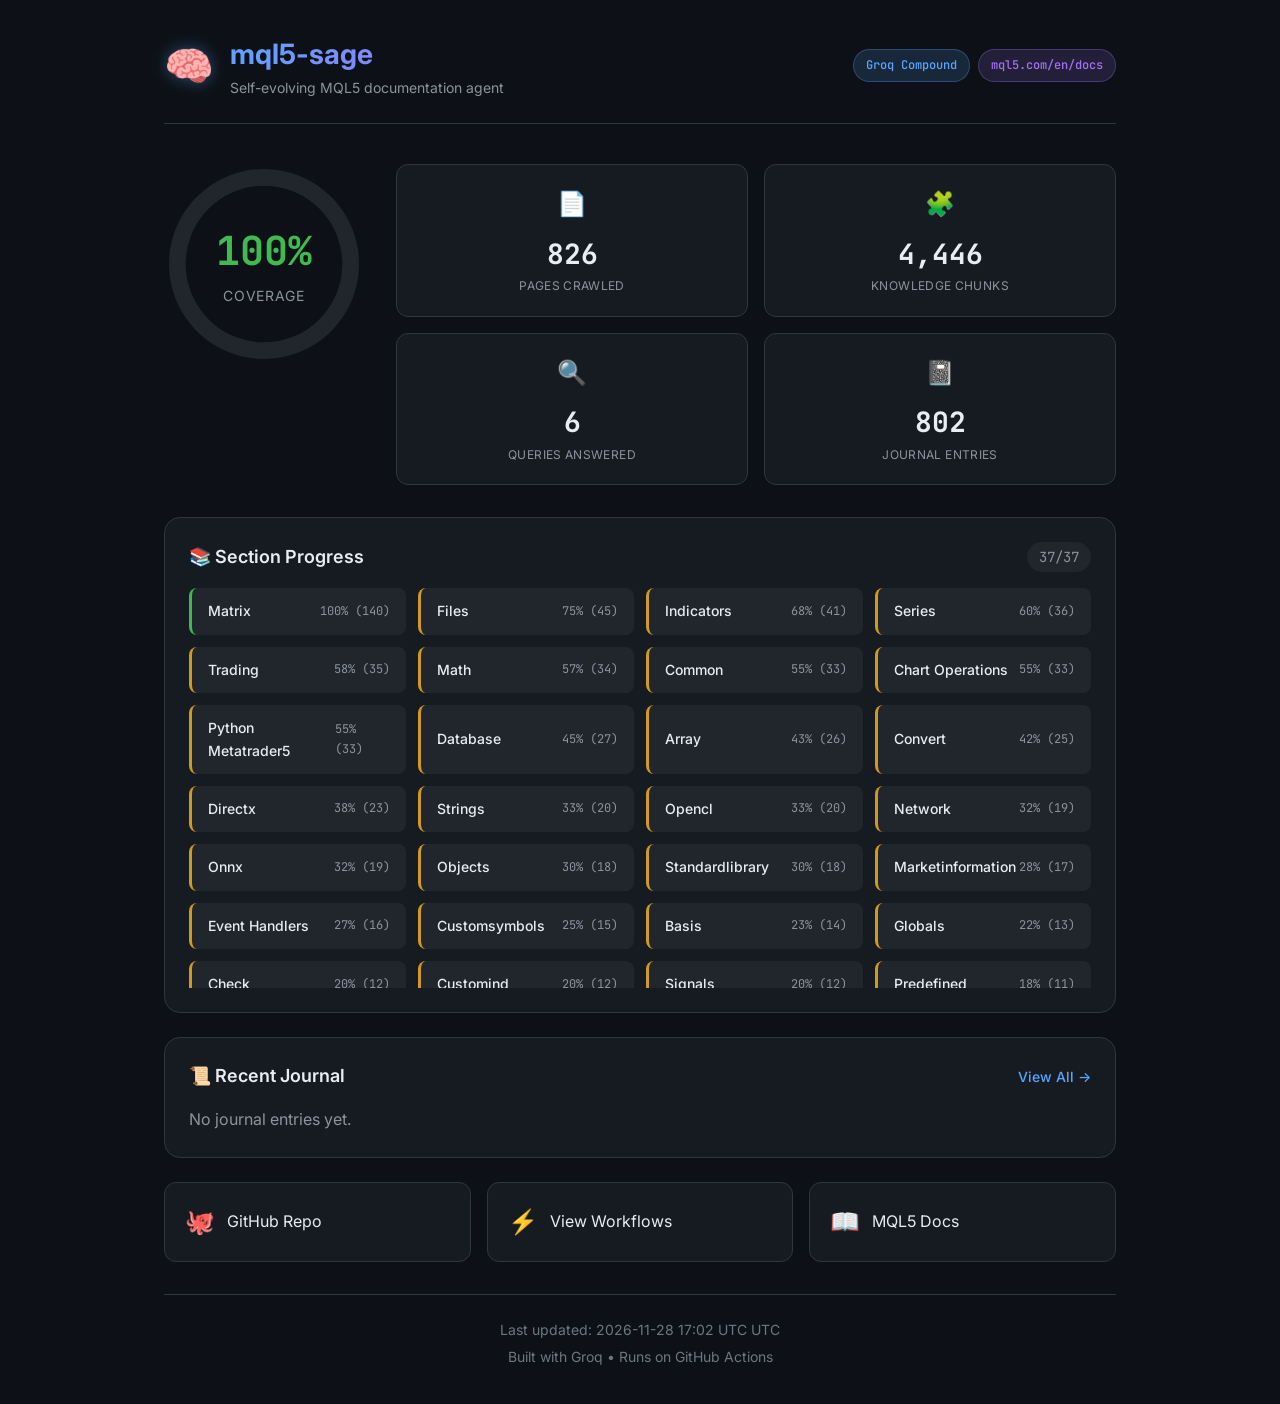
<file: docs/index.html>
<!DOCTYPE html>
<html lang="en">
<head>
    <meta charset="UTF-8">
    <meta name="viewport" content="width=device-width, initial-scale=1.0">
    <title>mql5-sage | Self-Evolving MQL5 Documentation Agent</title>
    <link rel="stylesheet" href="style.css">
    <link rel="preconnect" href="https://fonts.googleapis.com">
    <link rel="preconnect" href="https://fonts.gstatic.com" crossorigin>
    <link href="https://fonts.googleapis.com/css2?family=JetBrains+Mono:wght@400;600&family=Inter:wght@400;500;600;700&display=swap" rel="stylesheet">
</head>
<body>
    <div class="container">
        <header class="header">
            <div class="logo">
                <span class="logo-icon">🧠</span>
                <div>
                    <h1>mql5-sage</h1>
                    <p class="tagline">Self-evolving MQL5 documentation agent</p>
                </div>
            </div>
            <div class="badges">
                <span class="badge model">Groq Compound</span>
                <span class="badge source">mql5.com/en/docs</span>
            </div>
        </header>

        <main>
            <!-- Hero Stats -->
            <section class="hero-stats">
                <div class="coverage-ring">
                    <svg viewBox="0 0 120 120">
                        <circle class="ring-bg" cx="60" cy="60" r="52"/>
                        <circle class="ring-progress" cx="60" cy="60" r="52" stroke-dasharray="327" stroke-dashoffset="327" id="coverageRing"/>
                    </svg>
                    <div class="coverage-text">
                        <span class="coverage-value" id="coveragePct">0%</span>
                        <span class="coverage-label">Coverage</span>
                    </div>
                </div>
                <div class="stats-grid">
                    <div class="stat-card">
                        <span class="stat-icon">📄</span>
                        <span class="stat-value" id="pageCount">0</span>
                        <span class="stat-label">Pages Crawled</span>
                    </div>
                    <div class="stat-card">
                        <span class="stat-icon">🧩</span>
                        <span class="stat-value" id="chunkCount">0</span>
                        <span class="stat-label">Knowledge Chunks</span>
                    </div>
                    <div class="stat-card">
                        <span class="stat-icon">🔍</span>
                        <span class="stat-value" id="queryCount">0</span>
                        <span class="stat-label">Queries Answered</span>
                    </div>
                    <div class="stat-card">
                        <span class="stat-icon">📓</span>
                        <span class="stat-value" id="journalCount">0</span>
                        <span class="stat-label">Journal Entries</span>
                    </div>
                </div>
            </section>

            <!-- Section Progress -->
            <section class="sections-panel">
                <div class="panel-header">
                    <h2>📚 Section Progress</h2>
                    <span class="section-count" id="sectionCount">0/39</span>
                </div>
                <div class="sections-list" id="sectionsList">
                    <!-- Populated by JavaScript -->
                </div>
            </section>

            <!-- Recent Activity -->
            <section class="activity-panel">
                <div class="panel-header">
                    <h2>📜 Recent Journal</h2>
                    <a href="journal.html" class="view-all">View All →</a>
                </div>
                <div class="activity-list" id="activityList">
                    <!-- Populated by JavaScript -->
                </div>
            </section>

            <!-- Quick Links -->
            <section class="quick-links">
                <a href="https://github.com/$(GITHUB_REPOSITORY)" class="link-card" target="_blank">
                    <span class="link-icon">🐙</span>
                    <span>GitHub Repo</span>
                </a>
                <a href="https://github.com/$(GITHUB_REPOSITORY)/actions" class="link-card" target="_blank">
                    <span class="link-icon">⚡</span>
                    <span>View Workflows</span>
                </a>
                <a href="https://mql5.com/en/docs" class="link-card" target="_blank">
                    <span class="link-icon">📖</span>
                    <span>MQL5 Docs</span>
                </a>
            </section>
        </main>

        <footer class="footer">
            <p>Last updated: <span id="lastUpdated">—</span> UTC</p>
            <p>Built with Groq • Runs on GitHub Actions</p>
        </footer>
    </div>

    <script src="app.js"></script>
</body>
</html>
</file>
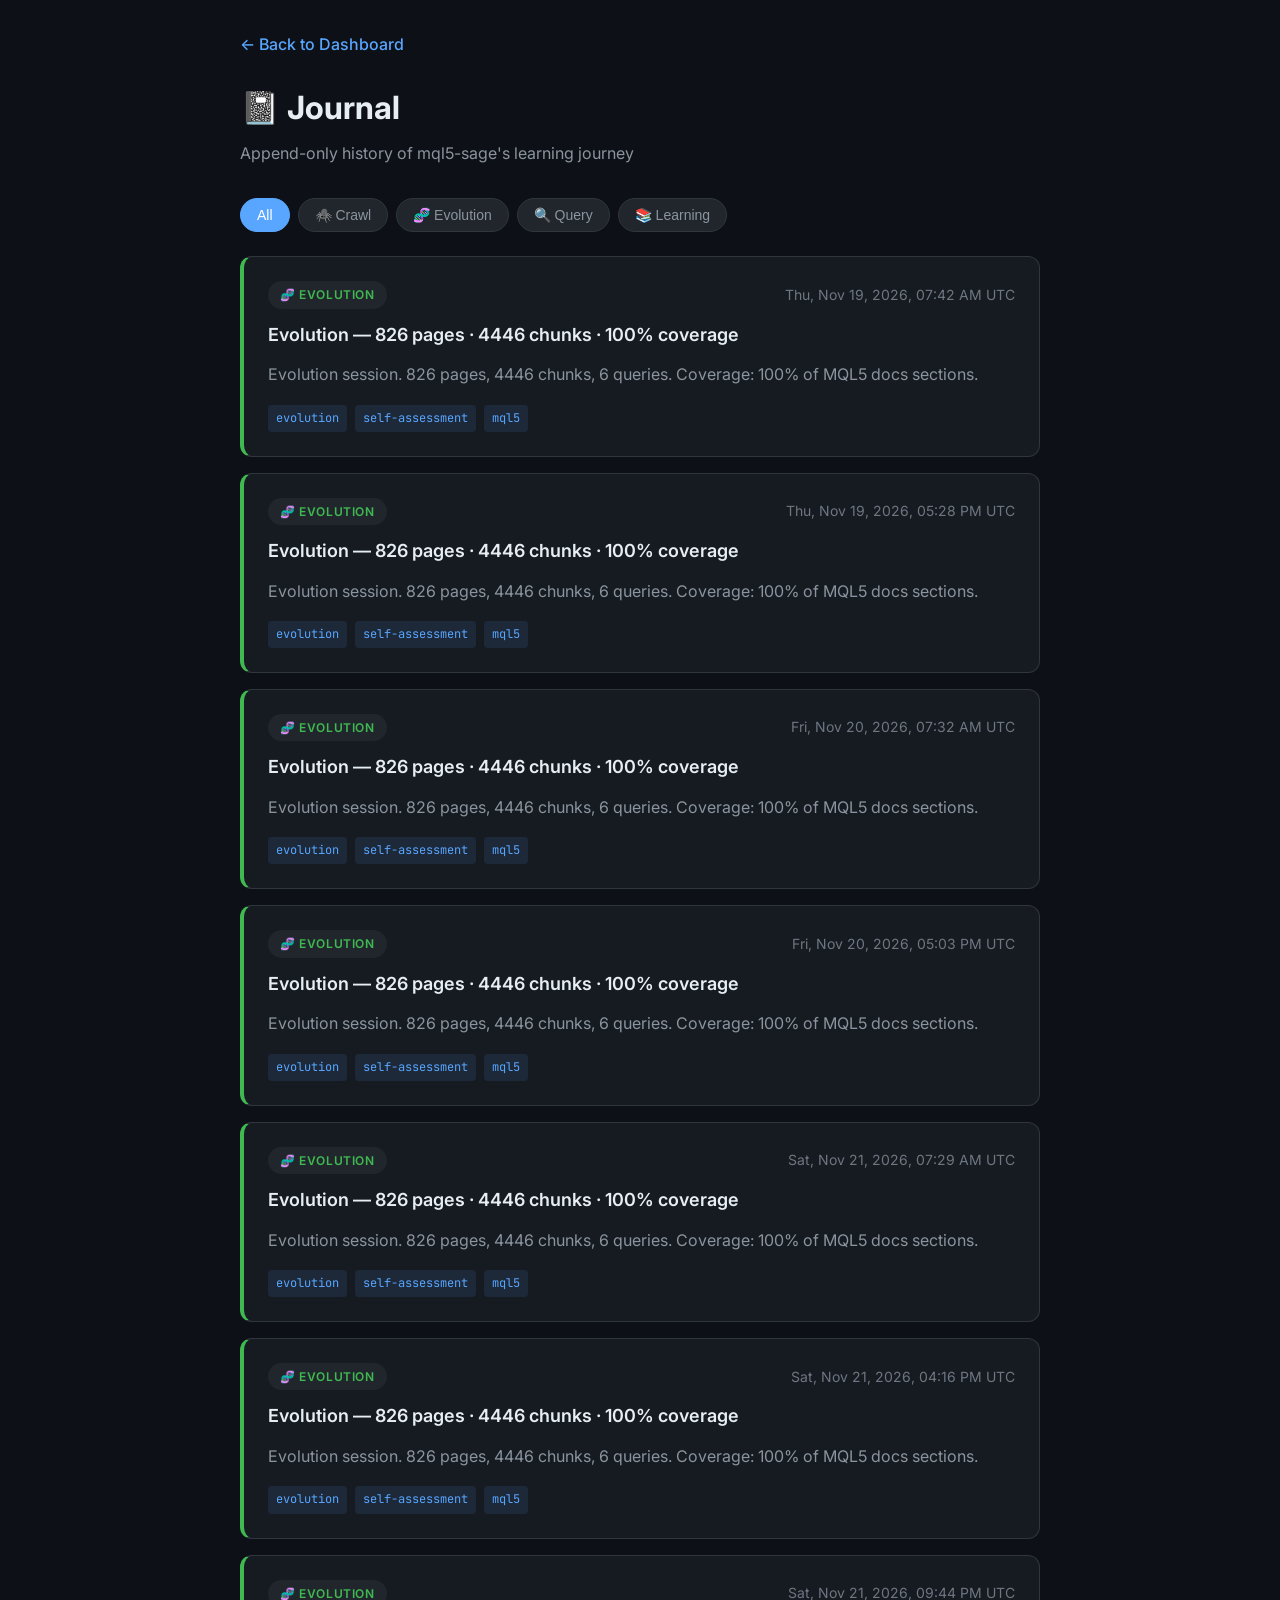
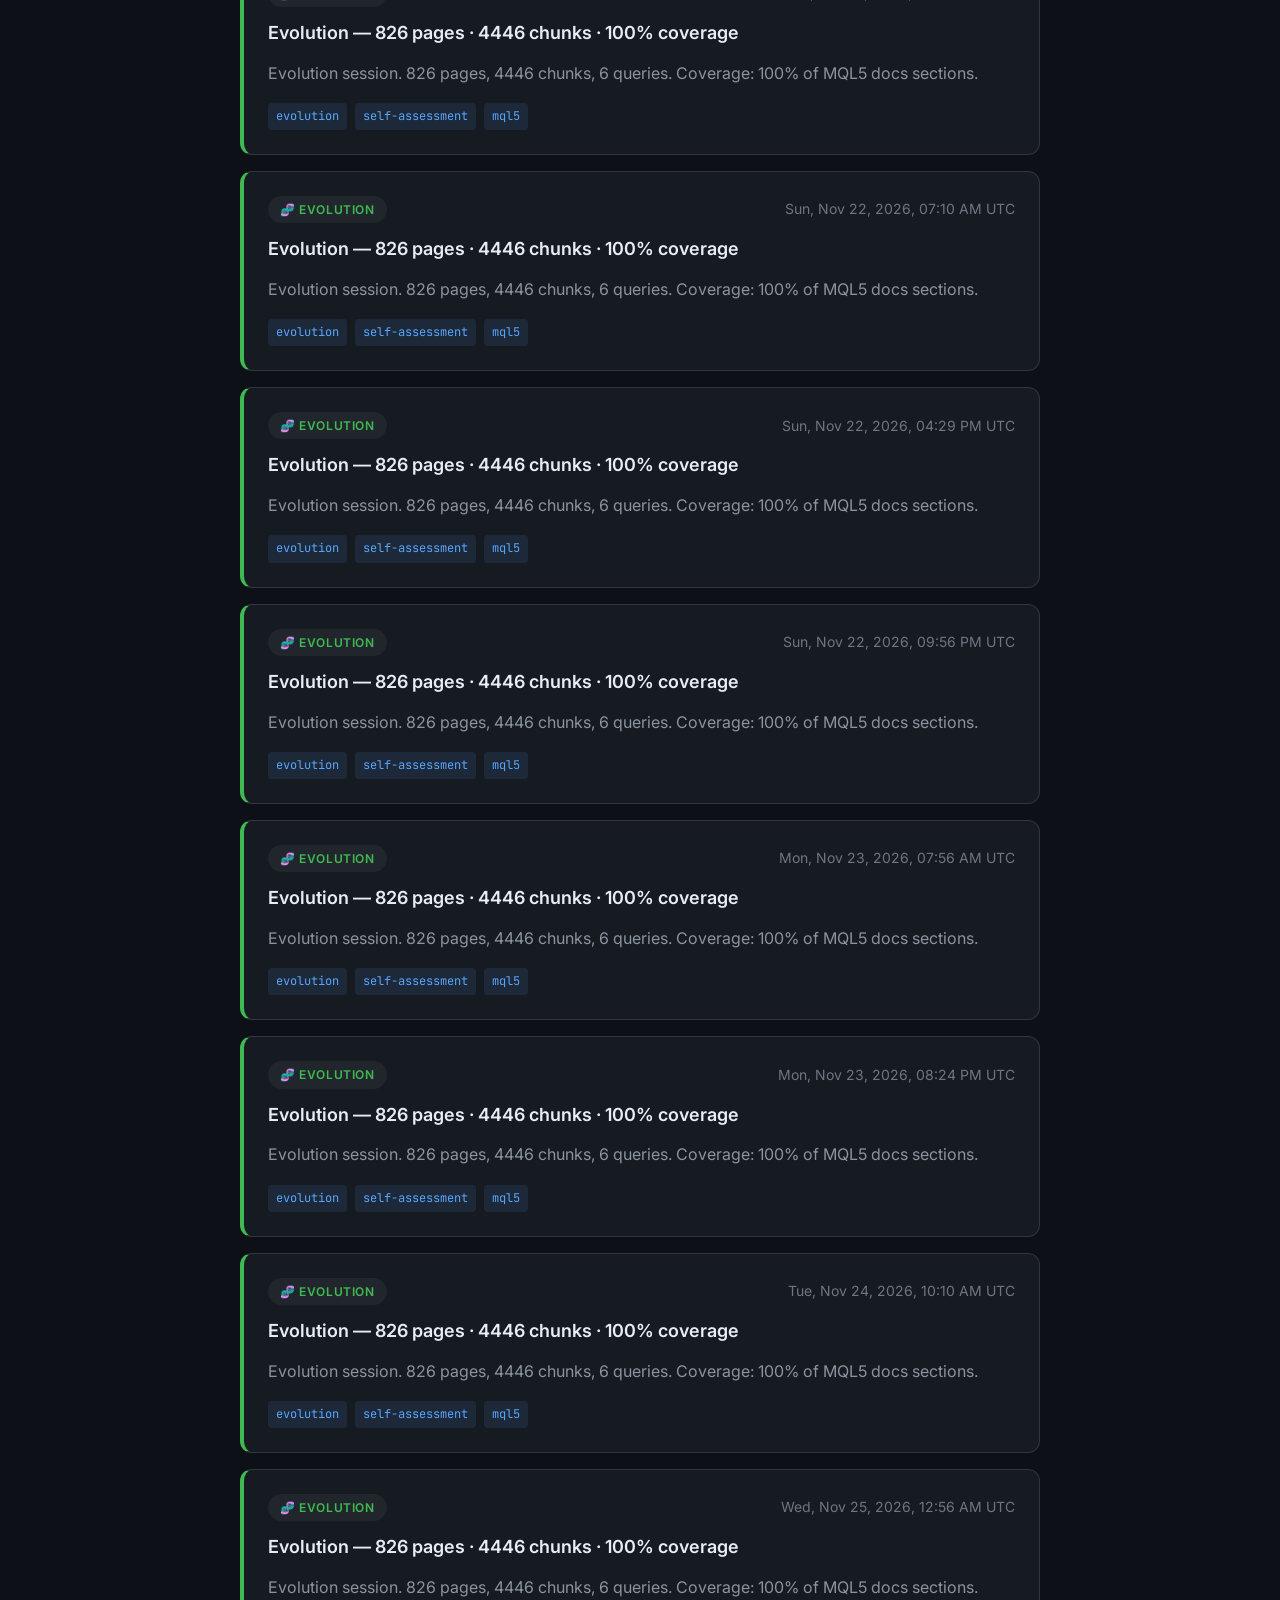
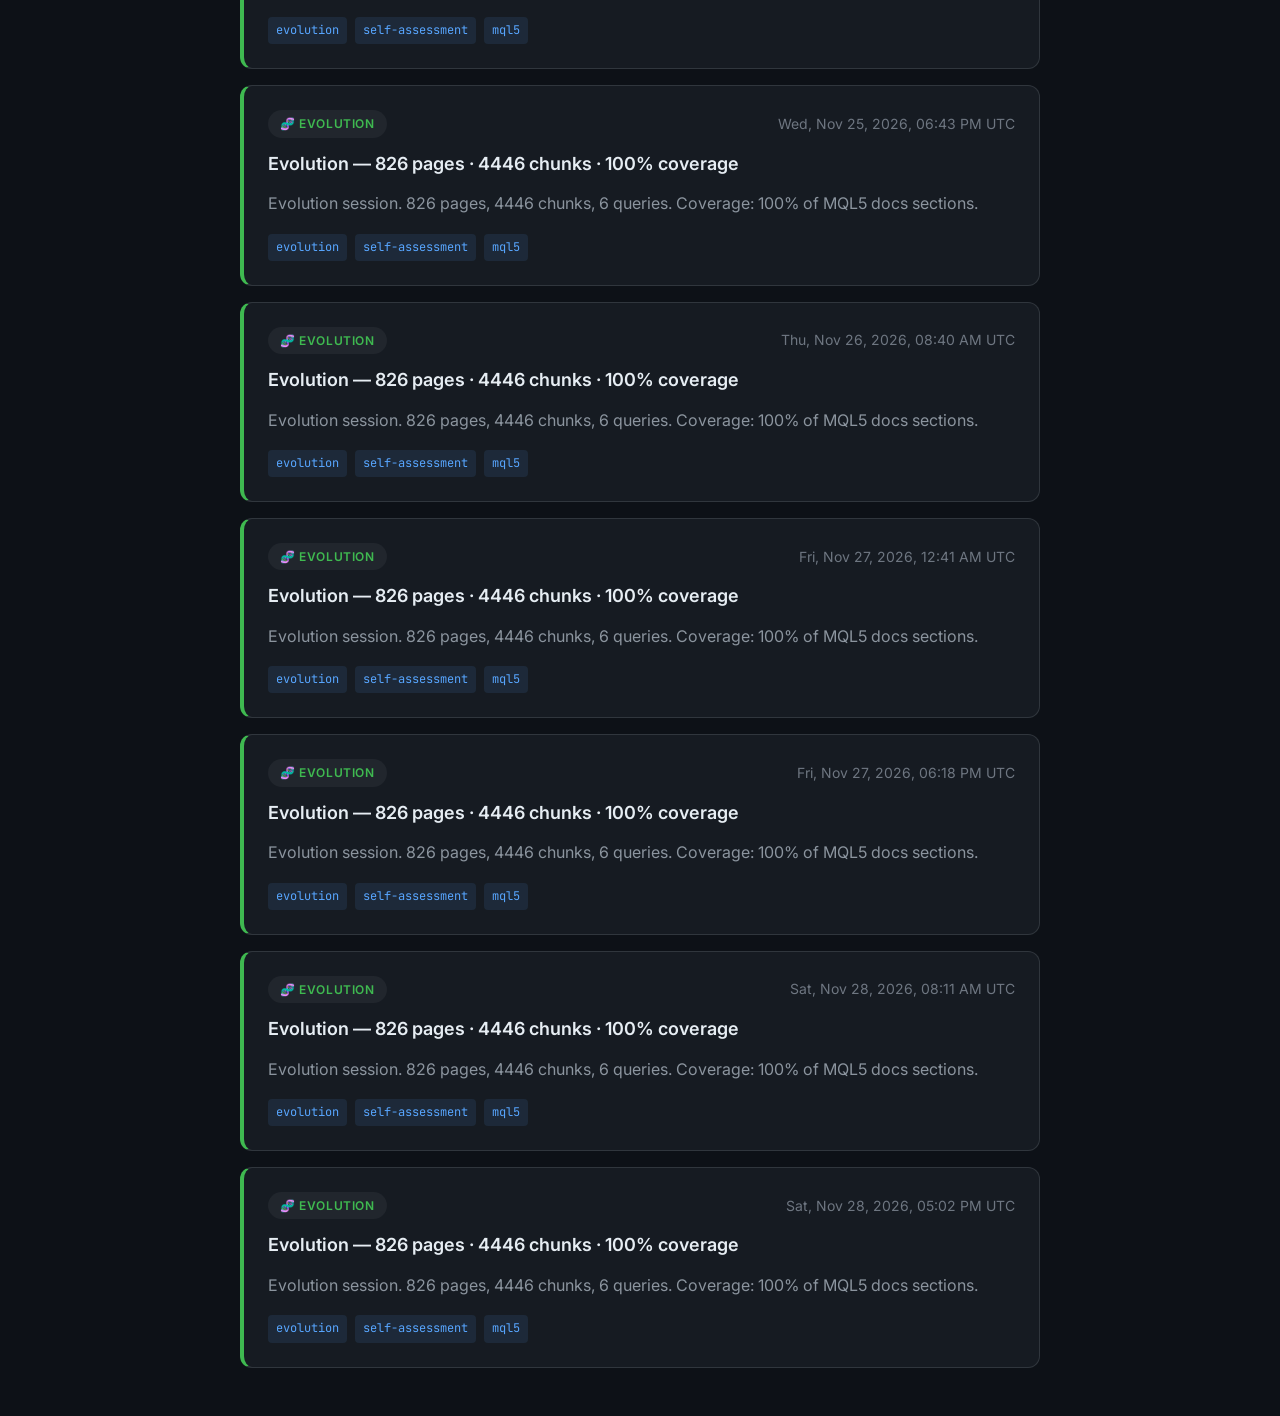
<file: docs/journal.html>
<!DOCTYPE html>
<html lang="en">
<head>
    <meta charset="UTF-8">
    <meta name="viewport" content="width=device-width, initial-scale=1.0">
    <title>Journal | mql5-sage</title>
    <link rel="stylesheet" href="style.css">
    <link rel="preconnect" href="https://fonts.googleapis.com">
    <link rel="preconnect" href="https://fonts.gstatic.com" crossorigin>
    <link href="https://fonts.googleapis.com/css2?family=JetBrains+Mono:wght@400;600&family=Inter:wght@400;500;600;700&display=swap" rel="stylesheet">
    <style>
        .journal-container {
            max-width: 800px;
            margin: 0 auto;
        }
        .journal-header {
            margin-bottom: 2rem;
        }
        .journal-header h1 {
            font-size: 2rem;
            margin-bottom: 0.5rem;
        }
        .journal-header p {
            color: var(--text-secondary);
        }
        .journal-filters {
            display: flex;
            gap: 0.5rem;
            margin-bottom: 1.5rem;
            flex-wrap: wrap;
        }
        .filter-btn {
            background: var(--bg-tertiary);
            border: 1px solid var(--border);
            color: var(--text-secondary);
            padding: 0.5rem 1rem;
            border-radius: 9999px;
            cursor: pointer;
            font-size: 0.875rem;
            transition: all 0.2s;
        }
        .filter-btn:hover, .filter-btn.active {
            background: var(--accent);
            color: white;
            border-color: var(--accent);
        }
        .journal-entry {
            background: var(--bg-secondary);
            border: 1px solid var(--border);
            border-radius: 12px;
            padding: 1.5rem;
            margin-bottom: 1rem;
        }
        .journal-entry.LEARNING { border-left: 4px solid #58a6ff; }
        .journal-entry.QUERY { border-left: 4px solid #a371f7; }
        .journal-entry.EVOLUTION { border-left: 4px solid #3fb950; }
        .journal-entry.CRAWL { border-left: 4px solid #d29922; }
        .journal-entry.MILESTONE { border-left: 4px solid #f85149; }
        .journal-entry.SESSION { border-left: 4px solid #8b949e; }
        .journal-meta {
            display: flex;
            justify-content: space-between;
            align-items: center;
            margin-bottom: 0.75rem;
        }
        .journal-type {
            font-size: 0.75rem;
            font-weight: 600;
            text-transform: uppercase;
            letter-spacing: 0.05em;
            padding: 0.25rem 0.75rem;
            border-radius: 9999px;
            background: var(--bg-tertiary);
        }
        .journal-entry.LEARNING .journal-type { color: #58a6ff; }
        .journal-entry.QUERY .journal-type { color: #a371f7; }
        .journal-entry.EVOLUTION .journal-type { color: #3fb950; }
        .journal-entry.CRAWL .journal-type { color: #d29922; }
        .journal-entry.MILESTONE .journal-type { color: #f85149; }
        .journal-date {
            color: var(--text-muted);
            font-size: 0.875rem;
        }
        .journal-title {
            font-size: 1.125rem;
            font-weight: 600;
            margin-bottom: 0.75rem;
        }
        .journal-body {
            color: var(--text-secondary);
            line-height: 1.7;
            white-space: pre-wrap;
        }
        .journal-tags {
            margin-top: 1rem;
            display: flex;
            gap: 0.5rem;
            flex-wrap: wrap;
        }
        .journal-tag {
            font-size: 0.75rem;
            font-family: 'JetBrains Mono', monospace;
            color: var(--accent);
            background: rgba(88, 166, 255, 0.1);
            padding: 0.25rem 0.5rem;
            border-radius: 4px;
        }
        .back-link {
            display: inline-flex;
            align-items: center;
            gap: 0.5rem;
            color: var(--accent);
            text-decoration: none;
            margin-bottom: 1.5rem;
            font-weight: 500;
        }
        .back-link:hover {
            text-decoration: underline;
        }
    </style>
</head>
<body>
    <div class="container">
        <div class="journal-container">
            <a href="index.html" class="back-link">← Back to Dashboard</a>

            <div class="journal-header">
                <h1>📓 Journal</h1>
                <p>Append-only history of mql5-sage's learning journey</p>
            </div>

            <div class="journal-filters" id="filters">
                <button class="filter-btn active" data-filter="all">All</button>
                <button class="filter-btn" data-filter="CRAWL">🕷️ Crawl</button>
                <button class="filter-btn" data-filter="EVOLUTION">🧬 Evolution</button>
                <button class="filter-btn" data-filter="QUERY">🔍 Query</button>
                <button class="filter-btn" data-filter="LEARNING">📚 Learning</button>
            </div>

            <div id="journalEntries">
                <!-- Populated by JavaScript -->
            </div>
        </div>
    </div>

    <script>
        let allEntries = [];

        async function loadJournal() {
            try {
                const response = await fetch('status.json');
                const data = await response.json();
                allEntries = data.journal || [];
                renderJournal(allEntries);
            } catch (error) {
                console.error('Failed to load journal:', error);
            }
        }

        function renderJournal(entries) {
            const container = document.getElementById('journalEntries');

            if (!entries.length) {
                container.innerHTML = '<p style="color: var(--text-secondary);">No journal entries.</p>';
                return;
            }

            const emoji = { LEARNING: '📚', QUERY: '🔍', EVOLUTION: '🧬', CRAWL: '🕷️', MILESTONE: '🏆', SESSION: '💬' };

            container.innerHTML = entries.map(entry => {
                const date = new Date(entry.timestamp).toLocaleDateString('en-US', {
                    weekday: 'short', year: 'numeric', month: 'short', day: 'numeric',
                    hour: '2-digit', minute: '2-digit', timeZoneName: 'short'
                });

                const tags = entry.tags ? entry.tags.map(t => `<span class="journal-tag">${t}</span>`).join('') : '';

                return `
                    <div class="journal-entry ${entry.entry_type}">
                        <div class="journal-meta">
                            <span class="journal-type">${emoji[entry.entry_type] || '•'} ${entry.entry_type}</span>
                            <span class="journal-date">${date}</span>
                        </div>
                        <div class="journal-title">${entry.title}</div>
                        <div class="journal-body">${entry.body}</div>
                        ${tags ? `<div class="journal-tags">${tags}</div>` : ''}
                    </div>
                `;
            }).join('');
        }

        // Filter buttons
        document.getElementById('filters').addEventListener('click', (e) => {
            if (e.target.classList.contains('filter-btn')) {
                document.querySelectorAll('.filter-btn').forEach(b => b.classList.remove('active'));
                e.target.classList.add('active');

                const filter = e.target.dataset.filter;
                const filtered = filter === 'all' ? allEntries : allEntries.filter(e => e.entry_type === filter);
                renderJournal(filtered);
            }
        });

        loadJournal();
    </script>
</body>
</html>
</file>
<file: docs/style.css>
/* mql5-sage | GitHub Pages Styles */

:root {
    --bg-primary: #0d1117;
    --bg-secondary: #161b22;
    --bg-tertiary: #21262d;
    --border: #30363d;
    --text-primary: #e6edf3;
    --text-secondary: #8b949e;
    --text-muted: #6e7681;
    --accent: #58a6ff;
    --accent-green: #3fb950;
    --accent-orange: #d29922;
    --accent-purple: #a371f7;
    --accent-red: #f85149;
    --gradient-start: #238636;
    --gradient-end: #2ea043;
}

* {
    margin: 0;
    padding: 0;
    box-sizing: border-box;
}

body {
    font-family: 'Inter', -apple-system, BlinkMacSystemFont, sans-serif;
    background: var(--bg-primary);
    color: var(--text-primary);
    line-height: 1.6;
    min-height: 100vh;
}

.container {
    max-width: 1000px;
    margin: 0 auto;
    padding: 2rem 1.5rem;
}

/* Header */
.header {
    display: flex;
    justify-content: space-between;
    align-items: center;
    margin-bottom: 2.5rem;
    padding-bottom: 1.5rem;
    border-bottom: 1px solid var(--border);
}

.logo {
    display: flex;
    align-items: center;
    gap: 1rem;
}

.logo-icon {
    font-size: 2.5rem;
    filter: drop-shadow(0 0 8px rgba(88, 166, 255, 0.4));
}

.logo h1 {
    font-size: 1.75rem;
    font-weight: 700;
    background: linear-gradient(135deg, var(--accent) 0%, var(--accent-purple) 100%);
    -webkit-background-clip: text;
    -webkit-text-fill-color: transparent;
    background-clip: text;
}

.tagline {
    color: var(--text-secondary);
    font-size: 0.875rem;
}

.badges {
    display: flex;
    gap: 0.5rem;
}

.badge {
    padding: 0.375rem 0.75rem;
    border-radius: 9999px;
    font-size: 0.75rem;
    font-weight: 500;
    font-family: 'JetBrains Mono', monospace;
}

.badge.model {
    background: rgba(88, 166, 255, 0.15);
    color: var(--accent);
    border: 1px solid rgba(88, 166, 255, 0.3);
}

.badge.source {
    background: rgba(163, 113, 247, 0.15);
    color: var(--accent-purple);
    border: 1px solid rgba(163, 113, 247, 0.3);
}

/* Hero Stats */
.hero-stats {
    display: grid;
    grid-template-columns: 200px 1fr;
    gap: 2rem;
    margin-bottom: 2rem;
}

.coverage-ring {
    position: relative;
    width: 200px;
    height: 200px;
    display: flex;
    align-items: center;
    justify-content: center;
}

.coverage-ring svg {
    transform: rotate(-90deg);
    width: 100%;
    height: 100%;
}

.ring-bg {
    fill: none;
    stroke: var(--bg-tertiary);
    stroke-width: 10;
}

.ring-progress {
    fill: none;
    stroke: url(#gradient);
    stroke-width: 10;
    stroke-linecap: round;
    transition: stroke-dashoffset 1s ease-out;
}

.coverage-text {
    position: absolute;
    text-align: center;
}

.coverage-value {
    display: block;
    font-size: 2.5rem;
    font-weight: 700;
    color: var(--accent-green);
    font-family: 'JetBrains Mono', monospace;
}

.coverage-label {
    color: var(--text-secondary);
    font-size: 0.875rem;
    text-transform: uppercase;
    letter-spacing: 0.05em;
}

.stats-grid {
    display: grid;
    grid-template-columns: repeat(2, 1fr);
    gap: 1rem;
    align-content: center;
}

.stat-card {
    background: var(--bg-secondary);
    border: 1px solid var(--border);
    border-radius: 12px;
    padding: 1.25rem;
    display: flex;
    flex-direction: column;
    align-items: center;
    text-align: center;
    transition: transform 0.2s, border-color 0.2s;
}

.stat-card:hover {
    transform: translateY(-2px);
    border-color: var(--accent);
}

.stat-icon {
    font-size: 1.5rem;
    margin-bottom: 0.5rem;
}

.stat-value {
    font-size: 1.75rem;
    font-weight: 700;
    font-family: 'JetBrains Mono', monospace;
    color: var(--text-primary);
}

.stat-label {
    font-size: 0.75rem;
    color: var(--text-secondary);
    text-transform: uppercase;
    letter-spacing: 0.03em;
}

/* Panels */
.sections-panel, .activity-panel {
    background: var(--bg-secondary);
    border: 1px solid var(--border);
    border-radius: 16px;
    padding: 1.5rem;
    margin-bottom: 1.5rem;
}

.panel-header {
    display: flex;
    justify-content: space-between;
    align-items: center;
    margin-bottom: 1rem;
}

.panel-header h2 {
    font-size: 1.125rem;
    font-weight: 600;
}

.section-count {
    font-family: 'JetBrains Mono', monospace;
    font-size: 0.875rem;
    color: var(--text-secondary);
    background: var(--bg-tertiary);
    padding: 0.25rem 0.75rem;
    border-radius: 9999px;
}

.view-all {
    color: var(--accent);
    text-decoration: none;
    font-size: 0.875rem;
    font-weight: 500;
    transition: color 0.2s;
}

.view-all:hover {
    color: var(--accent-purple);
}

/* Sections List */
.sections-list {
    display: grid;
    grid-template-columns: repeat(auto-fill, minmax(200px, 1fr));
    gap: 0.75rem;
    max-height: 400px;
    overflow-y: auto;
}

.section-item {
    background: var(--bg-tertiary);
    border-radius: 8px;
    padding: 0.75rem 1rem;
    display: flex;
    justify-content: space-between;
    align-items: center;
}

.section-name {
    font-size: 0.875rem;
    font-weight: 500;
    color: var(--text-primary);
}

.section-progress {
    font-family: 'JetBrains Mono', monospace;
    font-size: 0.75rem;
    color: var(--text-secondary);
}

.section-item.complete {
    border-left: 3px solid var(--accent-green);
}

.section-item.in-progress {
    border-left: 3px solid var(--accent-orange);
}

.section-item.not-started {
    border-left: 3px solid var(--text-muted);
}

/* Activity List */
.activity-list {
    display: flex;
    flex-direction: column;
    gap: 0.75rem;
}

.activity-item {
    background: var(--bg-tertiary);
    border-radius: 8px;
    padding: 1rem;
    border-left: 3px solid var(--border);
}

.activity-item.LEARNING { border-left-color: #58a6ff; }
.activity-item.QUERY { border-left-color: #a371f7; }
.activity-item.EVOLUTION { border-left-color: #3fb950; }
.activity-item.CRAWL { border-left-color: #d29922; }
.activity-item.MILESTONE { border-left-color: #f85149; }

.activity-header {
    display: flex;
    justify-content: space-between;
    align-items: center;
    margin-bottom: 0.5rem;
}

.activity-type {
    font-size: 0.75rem;
    font-weight: 600;
    text-transform: uppercase;
    letter-spacing: 0.05em;
    color: var(--accent);
}

.activity-item.LEARNING .activity-type { color: #58a6ff; }
.activity-item.QUERY .activity-type { color: #a371f7; }
.activity-item.EVOLUTION .activity-type { color: #3fb950; }
.activity-item.CRAWL .activity-type { color: #d29922; }
.activity-item.MILESTONE .activity-type { color: #f85149; }

.activity-time {
    font-size: 0.75rem;
    color: var(--text-muted);
}

.activity-title {
    font-weight: 500;
    margin-bottom: 0.25rem;
}

.activity-body {
    font-size: 0.875rem;
    color: var(--text-secondary);
    display: -webkit-box;
    -webkit-line-clamp: 2;
    -webkit-box-orient: vertical;
    overflow: hidden;
}

/* Quick Links */
.quick-links {
    display: grid;
    grid-template-columns: repeat(3, 1fr);
    gap: 1rem;
    margin-bottom: 2rem;
}

.link-card {
    background: var(--bg-secondary);
    border: 1px solid var(--border);
    border-radius: 12px;
    padding: 1.25rem;
    text-decoration: none;
    display: flex;
    align-items: center;
    gap: 0.75rem;
    transition: transform 0.2s, border-color 0.2s;
    color: var(--text-primary);
}

.link-card:hover {
    transform: translateY(-2px);
    border-color: var(--accent);
}

.link-icon {
    font-size: 1.5rem;
}

/* Footer */
.footer {
    text-align: center;
    padding-top: 1.5rem;
    border-top: 1px solid var(--border);
    color: var(--text-muted);
    font-size: 0.875rem;
}

.footer p {
    margin-bottom: 0.25rem;
}

/* Responsive */
@media (max-width: 768px) {
    .header {
        flex-direction: column;
        gap: 1rem;
        text-align: center;
    }

    .hero-stats {
        grid-template-columns: 1fr;
    }

    .coverage-ring {
        margin: 0 auto;
    }

    .stats-grid {
        grid-template-columns: repeat(2, 1fr);
    }

    .quick-links {
        grid-template-columns: 1fr;
    }
}

/* Animations */
@keyframes fadeIn {
    from { opacity: 0; transform: translateY(10px); }
    to { opacity: 1; transform: translateY(0); }
}

.stat-card, .section-item, .activity-item {
    animation: fadeIn 0.3s ease-out forwards;
}

.stat-card:nth-child(1) { animation-delay: 0.05s; }
.stat-card:nth-child(2) { animation-delay: 0.1s; }
.stat-card:nth-child(3) { animation-delay: 0.15s; }
.stat-card:nth-child(4) { animation-delay: 0.2s; }
</file>
